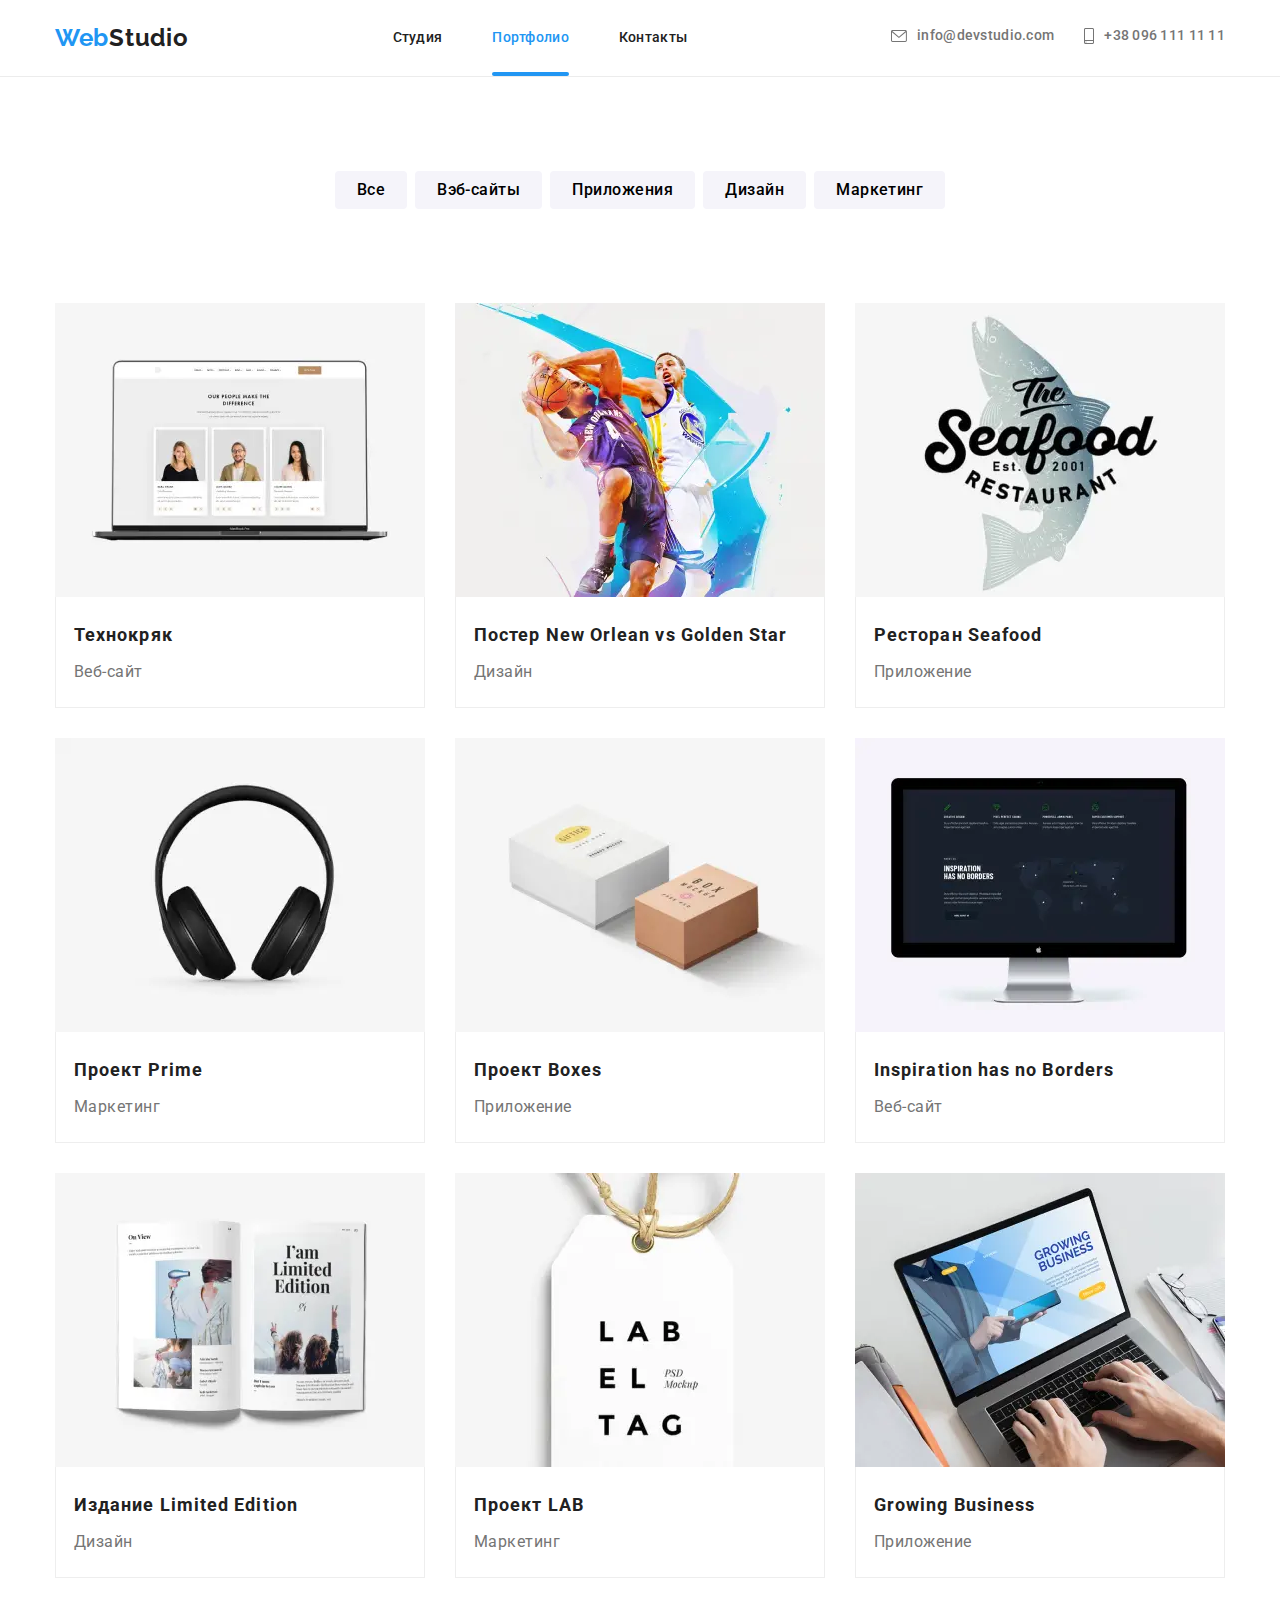
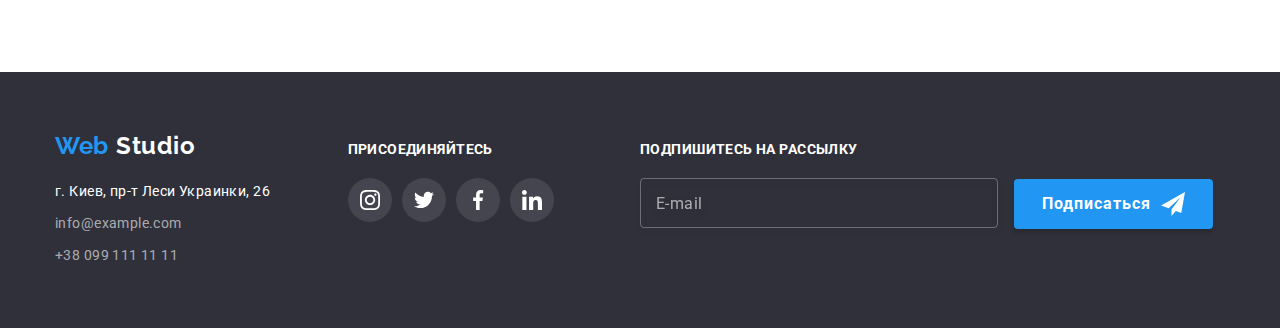
<file: portfolio.html>
<!DOCTYPE html>
<html lang="ru">
<head>
    <meta charset="UTF-8">
    <meta http-equiv="X-UA-Compatible" content="IE=edge">
    <meta name="viewport" content="width=device-width, initial-scale=1.0">
    <title>Portfolio</title>
    <link rel="preconnect" href="https://fonts.googleapis.com">
    <link rel="preconnect" href="https://fonts.gstatic.com" crossorigin>
    <link href="https://fonts.googleapis.com/css2?family=Raleway:wght@700&family=Roboto:wght@400;500;700;900&display=swap"
        rel="stylesheet">
    <link rel="stylesheet" href="https://cdnjs.cloudflare.com/ajax/libs/modern-normalize/1.0.0/modern-normalize.min.css">
    <link rel="stylesheet" href="./css/main.min.css">
</head>
<body>

    <!-- Header -->
        <header class="header">
            <div class="container header__container">
                <a href="./index.html" class="logo logo__header">
                    <span class="logo__prefix">Web</span>Studio
                </a>
                <nav class="navmenu">
                    <ul class="navmenu-list">
                        <li class="navmenu-list__item">
                            <a href="./index.html" class="navmenu-list__link">Студия</a>
                        </li>
        
                        <li class="navmenu-list__item">
                            <a href="./portfolio.html" class="navmenu-list__link navmenu-list__link-current">Портфолио</a>
                        </li>
        
                        <li class="navmenu-list__item">
                            <a href="" class="navmenu-list__link">Контакты</a>
                        </li>
                    </ul>
                </nav>
        
                <button class="burger-btn" type="button" data-menu-open>
                    <svg class="burger-btn__icon" width="40px" height="40px">
                        <use href="./img/icons.svg#header-menu"></use>
                    </svg>
                </button>
        
                <ul class="contacts-header-list">
                    <li class="contacts-header-list__item">
                        <a href="mailto:info@devstudio.com" class="contacts-header-link">
                            <svg class="contacts-header-icon__mail" width="16px" height="12px">
                                <use href="./img/icons.svg#mail"></use>
                            </svg>
                            info@devstudio.com
                        </a>
                    </li>
        
                    <li class="contacts-header-list__item">
                        <a href="tel:+380961111111" class="contacts-header-link">
                            <svg class="contacts-header-icon__phone" width="10px" height="16px">
                                <use href="./img/icons.svg#phone"></use>
                            </svg>
                            +38 096 111 11 11
                        </a>
                    </li>
                </ul>
            </div>
        
            <div class="mobile-menu" data-menu>
                <div class="container mobile-menu__container">
                    <button type="button" class="modal-window__close-button" data-menu-close>
                        <svg class="modal-window__close-button-icon" width="40px" height="40px">
                            <use href="./img/icons.svg#close"></use>
                        </svg>
                    </button>
                    <ul class="nav-list">
                        <li class="nav-list__item">
                            <a href="./index.html" class="nav-list__link">Студия</a>
                        </li>
                        <li class="nav-list__item">
                            <a href="./portfolio.html" class="nav-list__link nav-list__link-current">Портфолио</a>
                        </li>
                        <li class="nav-list__item">
                            <a href="" class="nav-list__link">Контакты</a>
                        </li>
                    </ul>
        
                    <ul class="mobile-menu-contacts">
                        <li class="mobile-menu-contacts__item">
                            <a href="tel:+380961111111" class="mobile-menu-contacts__link-tel">+38 096 111 11 11</a>
                        </li>
                        <li class="mobile-menu-contacts__item">
                            <a href="mailto:info@devstudio.com" class="mobile-menu-contacts__link-mail">info@devstudio.com</a>
                        </li>
                    </ul>
        
                    <ul class="mobile-menu-social-links">
                        <li class="mobile-menu-social-links__item">
                            <a href="" class="mobile-menu-social-links__link">Instagram</a>
                        </li>
                        <li class="mobile-menu-social-links__item">
                            <a href="" class="mobile-menu-social-links__link">Twitter</a>
                        </li>
                        <li class="mobile-menu-social-links__item">
                            <a href="" class="mobile-menu-social-links__link">Facebook</a>
                        </li>
                        <li class="mobile-menu-social-links__item">
                            <a href="" class="mobile-menu-social-links__link">LinkedIn</a>
                        </li>
                    </ul>
                </div>
            </div>
        </header>

    <!-- Main Section -->
    <main>
            <section class="section filter__section">
                    <div class="container">

                        <!-- Menu/Filter -->
                        <ul class="filter-list">
                            <li class="filter-list__item">
                                <button type="button" class="filter-button">Все</button>
                            </li>
                            <li class="filter-list__item">
                                <button type="button" class="filter-button">Вэб-сайты</button>
                            </li>
                            <li class="filter-list__item">
                                <button type="button" class="filter-button">Приложения</button>
                            </li>
                            <li class="filter-list__item">
                                <button type="button" class="filter-button">Дизайн</button>
                            </li>
                            <li class="filter-list__item">
                                <button type="button" class="filter-button">Маркетинг</button>
                            </li>
                        </ul>
                    </div>    
            </section>

        <section class="section features__section">
            <div class="container">
            <!-- Available Features -->
                <ul class="features-list">
                    <li class="features-list__card">
                        <a href="" class="features-list__card-link">
                            <div class="features__thumb">
                                <picture>
                                    <source srcset="./img/portfolio/features-desktop/image1.webp 1x, ./img/portfolio/features-desktop/image1@2x.webp 2x"
                                        media="(min-width: 1200px)" type="image/webp">

                                    <source srcset="./img/portfolio/features-desktop/image1.jpg 1x, ./img/portfolio/features-desktop/image1@2x.jpg 2x"
                                        media="(min-width: 1200px)">

                                    <source srcset="./img/portfolio/features-tablet/image1.webp 1x, ./img/portfolio/features-tablet/image1@2x.webp 2x"
                                        media="(min-width: 768px)" type="image/webp">

                                    <source srcset="./img/portfolio/features-tablet/image1.jpg 1x, ./img/portfolio/features-tablet/image1@2x.jpg 2x"
                                        media="(min-width: 768px)">

                                    <source srcset="./img/portfolio/features-mobile/image1.webp 1x, ./img/portfolio/features-mobile/image1@2x.webp 2x"
                                        media="(max-width: 767px)" type="image/webp">
                                    
                                    <source srcset="./img/portfolio/features-mobile/image1.jpg 1x, ./img/portfolio/features-mobile/image1@2x.jpg 2x"
                                        media="(max-width: 767px)">
                                    <img src="" alt="photo-main-page">
                                </picture>
                                <p class="overlay">Технокряк это современная площадка распространения коронавируса. Компании используют эту платформу для цифрового
                                    шпионажа и атак на защищённые сервера конкурентов.</p>
                            </div>
                            <div class="card-content">
                                <h3 class="card-content__type">Технокряк</h3>
                                <p class="card-content__description">Веб-сайт</p>
                            </div>
                        </a>
                    </li>

                    <li class="features-list__card">
                        <a href="" class="features-list__card-link">
                            <div class="features__thumb">
                                <picture>
                                    <source srcset="./img/portfolio/features-desktop/image2.webp 1x, ./img/portfolio/features-desktop/image2@2x.webp 2x"
                                        media="(min-width: 1200px)" type="image/webp">
                                
                                    <source srcset="./img/portfolio/features-desktop/image2.jpg 1x, ./img/portfolio/features-desktop/image2@2x.jpg 2x"
                                        media="(min-width: 1200px)">
                                
                                    <source srcset="./img/portfolio/features-tablet/image2.webp 1x, ./img/portfolio/features-tablet/image2@2x.webp 2x"
                                        media="(min-width: 768px)" type="image/webp">
                                
                                    <source srcset="./img/portfolio/features-tablet/image2.jpg 1x, ./img/portfolio/features-tablet/image2@2x.jpg 2x"
                                        media="(min-width: 768px)">
                                
                                    <source srcset="./img/portfolio/features-mobile/image2.webp 1x, ./img/portfolio/features-mobile/image2@2x.webp 2x"
                                        media="(max-width: 767px)" type="image/webp">
                                
                                    <source srcset="./img/portfolio/features-mobile/image2.jpg 1x, ./img/portfolio/features-mobile/image2@2x.jpg 2x"
                                        media="(max-width: 767px)">
                                    <img src="" alt="basketball-poster">
                                </picture>
                                <p class="overlay">Технокряк это современная площадка распространения коронавируса. Компании используют эту платформу
                                    для цифрового
                                    шпионажа и атак на защищённые сервера конкурентов.</p>
                            </div>      
                            <div class="card-content">
                                <h3 class="card-content__type">Постер <span lang="en">New Orlean vs Golden Star</span></h3>
                                <p class="card-content__description">Дизайн</p>
                            </div>
                        </a>
                    </li>

                    <li class="features-list__card">
                        <a href="" class="features-list__card-link">
                            <div class="features__thumb">
                                <picture>
                                    <source srcset="./img/portfolio/features-desktop/image3.webp 1x, ./img/portfolio/features-desktop/image3@2x.webp 2x"
                                        media="(min-width: 1200px)" type="image/webp">
                                
                                    <source srcset="./img/portfolio/features-desktop/image3.jpg 1x, ./img/portfolio/features-desktop/image3@2x.jpg 2x"
                                        media="(min-width: 1200px)">
                                
                                    <source srcset="./img/portfolio/features-tablet/image3.webp 1x, ./img/portfolio/features-tablet/image3@2x.webp 2x"
                                        media="(min-width: 768px)" type="image/webp">
                                
                                    <source srcset="./img/portfolio/features-tablet/image3.jpg 1x, ./img/portfolio/features-tablet/image3@2x.jpg 2x"
                                        media="(min-width: 768px)">
                                
                                    <source srcset="./img/portfolio/features-mobile/image3.webp 1x, ./img/portfolio/features-mobile/image3@2x.webp 2x"
                                        media="(max-width: 767px)" type="image/webp">
                                
                                    <source srcset="./img/portfolio/features-mobile/image3.jpg 1x, ./img/portfolio/features-mobile/image3@2x.jpg 2x"
                                        media="(max-width: 767px)">
                                    <img src="" alt="restaurant-logo">
                                </picture>
                                <p class="overlay">Технокряк это современная площадка распространения коронавируса. Компании используют эту платформу
                                    для цифрового
                                    шпионажа и атак на защищённые сервера конкурентов.</p>
                            </div>
                            <div class="card-content">
                                <h3 class="card-content__type">Ресторан <span lang="en">Seafood</span></h3>
                                <p class="card-content__description">Приложение</p>
                        </div>
                    </a>
                    </li>

                    <li class="features-list__card">
                        <a href="" class="features-list__card-link">
                            <div class="features__thumb">
                                <picture>
                                    <source srcset="./img/portfolio/features-desktop/image4.webp 1x, ./img/portfolio/features-desktop/image4@2x.webp 2x"
                                        media="(min-width: 1200px)" type="image/webp">
                                
                                    <source srcset="./img/portfolio/features-desktop/image4.jpg 1x, ./img/portfolio/features-desktop/image4@2x.jpg 2x"
                                        media="(min-width: 1200px)">
                                
                                    <source srcset="./img/portfolio/features-tablet/image4.webp 1x, ./img/portfolio/features-tablet/image4@2x.webp 2x"
                                        media="(min-width: 768px)" type="image/webp">
                                
                                    <source srcset="./img/portfolio/features-tablet/image4.jpg 1x, ./img/portfolio/features-tablet/image4@2x.jpg 2x"
                                        media="(min-width: 768px)">
                                
                                    <source srcset="./img/portfolio/features-mobile/image4.webp 1x, ./img/portfolio/features-mobile/image4@2x.webp 2x"
                                        media="(max-width: 767px)" type="image/webp">
                                
                                    <source srcset="./img/portfolio/features-mobile/image4.jpg 1x, ./img/portfolio/features-mobile/image4@2x.jpg 2x"
                                        media="(max-width: 767px)">
                                    <img src="" alt="headphones-sample">
                                </picture>
                                <p class="overlay">Технокряк это современная площадка распространения коронавируса. Компании используют эту платформу
                                    для цифрового
                                    шпионажа и атак на защищённые сервера конкурентов.</p>
                            </div>
                            <div class="card-content">
                                <h3 class="card-content__type">Проект <span lang="en">Prime</span></h3>
                                <p class="card-content__description">Маркетинг</p>
                            </div>
                        </a>
                    </li>

                    <li class="features-list__card">
                        <a href="" class="features-list__card-link">
                            <div class="features__thumb">
                                <picture>
                                    <source srcset="./img/portfolio/features-desktop/image5.webp 1x, ./img/portfolio/features-desktop/image5@2x.webp 2x"
                                        media="(min-width: 1200px)" type="image/webp">
                                
                                    <source srcset="./img/portfolio/features-desktop/image5.jpg 1x, ./img/portfolio/features-desktop/image5@2x.jpg 2x"
                                        media="(min-width: 1200px)">
                                
                                    <source srcset="./img/portfolio/features-tablet/image5.webp 1x, ./img/portfolio/features-tablet/image5@2x.webp 2x"
                                        media="(min-width: 768px)" type="image/webp">
                                
                                    <source srcset="./img/portfolio/features-tablet/image5.jpg 1x, ./img/portfolio/features-tablet/image5@2x.jpg 2x"
                                        media="(min-width: 768px)">
                                
                                    <source srcset="./img/portfolio/features-mobile/image5.webp 1x, ./img/portfolio/features-mobile/image5@2x.webp 2x"
                                        media="(max-width: 767px)" type="image/webp">
                                
                                    <source srcset="./img/portfolio/features-mobile/image5.jpg 1x, ./img/portfolio/features-mobile/image5@2x.jpg 2x"
                                        media="(max-width: 767px)">
                                    <img src="" alt="boxes-example">
                                </picture>
                                <p class="overlay">Технокряк это современная площадка распространения коронавируса. Компании используют эту платформу
                                    для цифрового
                                    шпионажа и атак на защищённые сервера конкурентов.</p>
                            </div>
                            <div class="card-content">
                                <h3 class="card-content__type">Проект <span lang="en">Boxes</span></h3>
                                <p class="card-content__description">Приложение</p>
                            </div>
                        </a>
                    </li>

                    <li class="features-list__card">
                        <a href="" class="features-list__card-link">
                            <div class="features__thumb">
                                <picture>
                                    <source srcset="./img/portfolio/features-desktop/image6.webp 1x, ./img/portfolio/features-desktop/image6@2x.webp 2x"
                                        media="(min-width: 1200px)" type="image/webp">
                                
                                    <source srcset="./img/portfolio/features-desktop/image6.jpg 1x, ./img/portfolio/features-desktop/image6@2x.jpg 2x"
                                        media="(min-width: 1200px)">
                                
                                    <source srcset="./img/portfolio/features-tablet/image6.webp 1x, ./img/portfolio/features-tablet/image6@2x.webp 2x"
                                        media="(min-width: 768px)" type="image/webp">
                                
                                    <source srcset="./img/portfolio/features-tablet/image6.jpg 1x, ./img/portfolio/features-tablet/image6@2x.jpg 2x"
                                        media="(min-width: 768px)">
                                
                                    <source srcset="./img/portfolio/features-mobile/image6.webp 1x, ./img/portfolio/features-mobile/image6@2x.webp 2x"
                                        media="(max-width: 767px)" type="image/webp">
                                
                                    <source srcset="./img/portfolio/features-mobile/image6.jpg 1x, ./img/portfolio/features-mobile/image6@2x.jpg 2x"
                                        media="(max-width: 767px)">
                                    <img src="" alt="monitor-sample">
                                </picture>
                                <p class="overlay">Технокряк это современная площадка распространения коронавируса. Компании используют эту платформу
                                    для цифрового
                                    шпионажа и атак на защищённые сервера конкурентов.</p>
                            </div>
                            <div class="card-content">
                                <h3 class="card-content__type" lang="en">Inspiration has no Borders</h3>
                                <p class="card-content__description">Веб-сайт</p>
                            </div>
                        </a>
                    </li>

                    <li class="features-list__card">
                        <a href="" class="features-list__card-link">
                            <div class="features__thumb">
                                <picture>
                                    <source srcset="./img/portfolio/features-desktop/image7.webp 1x, ./img/portfolio/features-desktop/image7@2x.webp 2x"
                                        media="(min-width: 1200px)" type="image/webp">
                                
                                    <source srcset="./img/portfolio/features-desktop/image7.jpg 1x, ./img/portfolio/features-desktop/image7@2x.jpg 2x"
                                        media="(min-width: 1200px)">
                                
                                    <source srcset="./img/portfolio/features-tablet/image7.webp 1x, ./img/portfolio/features-tablet/image7@2x.webp 2x"
                                        media="(min-width: 768px)" type="image/webp">
                                
                                    <source srcset="./img/portfolio/features-tablet/image7.jpg 1x, ./img/portfolio/features-tablet/image7@2x.jpg 2x"
                                        media="(min-width: 768px)">
                                
                                    <source srcset="./img/portfolio/features-mobile/image7.webp 1x, ./img/portfolio/features-mobile/image7@2x.webp 2x"
                                        media="(max-width: 767px)" type="image/webp">
                                
                                    <source srcset="./img/portfolio/features-mobile/image7.jpg 1x, ./img/portfolio/features-mobile/image7@2x.jpg 2x"
                                        media="(max-width: 767px)">
                                    <img src="" alt="book-example">
                                </picture>
                                <p class="overlay">Технокряк это современная площадка распространения коронавируса. Компании используют эту платформу
                                    для цифрового
                                    шпионажа и атак на защищённые сервера конкурентов.</p>
                            </div>
                            <div class="card-content">
                                <h3 class="card-content__type">Издание <span lang="en">Limited Edition</span></h3>
                                <p class="card-content__description">Дизайн</p>
                            </div>
                        </a>
                    </li>

                    <li class="features-list__card">
                        <a href="" class="features-list__card-link">
                            <div class="features__thumb">
                                <picture>
                                    <source srcset="./img/portfolio/features-desktop/image8.webp 1x, ./img/portfolio/features-desktop/image8@2x.webp 2x"
                                        media="(min-width: 1200px)" type="image/webp">
                                
                                    <source srcset="./img/portfolio/features-desktop/image8.jpg 1x, ./img/portfolio/features-desktop/image8@2x.jpg 2x"
                                        media="(min-width: 1200px)">
                                
                                    <source srcset="./img/portfolio/features-tablet/image8.webp 1x, ./img/portfolio/features-tablet/image8@2x.webp 2x"
                                        media="(min-width: 768px)" type="image/webp">
                                
                                    <source srcset="./img/portfolio/features-tablet/image8.jpg 1x, ./img/portfolio/features-tablet/image8@2x.jpg 2x"
                                        media="(min-width: 768px)">
                                
                                    <source srcset="./img/portfolio/features-mobile/image8.webp 1x, ./img/portfolio/features-mobile/image8@2x.webp 2x"
                                        media="(max-width: 767px)" type="image/webp">
                                
                                    <source srcset="./img/portfolio/features-mobile/image8.jpg 1x, ./img/portfolio/features-mobile/image8@2x.jpg 2x"
                                        media="(max-width: 767px)">
                                    <img src="" alt="lable-sample">
                                </picture>
                                <p class="overlay">Технокряк это современная площадка распространения коронавируса. Компании используют эту платформу
                                    для цифрового
                                    шпионажа и атак на защищённые сервера конкурентов.</p>
                            </div>
                            <div class="card-content">
                                <h3 class="card-content__type">Проект<span lang="en"> LAB</span></h3>
                                <p class="card-content__description">Маркетинг</p>
                            </div>
                        </a>
                    </li>

                    <li class="features-list__card">
                        <a href="" class="features-list__card-link">
                            <div class="features__thumb">
                                <picture>
                                    <source srcset="./img/portfolio/features-desktop/image9.webp 1x, ./img/portfolio/features-desktop/image9@2x.webp 2x"
                                        media="(min-width: 1200px)" type="image/webp">
                                
                                    <source srcset="./img/portfolio/features-desktop/image9.jpg 1x, ./img/portfolio/features-desktop/image9@2x.jpg 2x"
                                        media="(min-width: 1200px)">
                                
                                    <source srcset="./img/portfolio/features-tablet/image9.webp 1x, ./img/portfolio/features-tablet/image9@2x.webp 2x"
                                        media="(min-width: 768px)" type="image/webp">
                                
                                    <source srcset="./img/portfolio/features-tablet/image9.jpg 1x, ./img/portfolio/features-tablet/image9@2x.jpg 2x"
                                        media="(min-width: 768px)">
                                
                                    <source srcset="./img/portfolio/features-mobile/image9.webp 1x, ./img/portfolio/features-mobile/image9@2x.webp 2x"
                                        media="(max-width: 767px)" type="image/webp">
                                
                                    <source srcset="./img/portfolio/features-mobile/image9.jpg 1x, ./img/portfolio/features-mobile/image9@2x.jpg 2x"
                                        media="(max-width: 767px)">
                                    <img src="" alt="working-process">
                                </picture>
                                <p class="overlay">Технокряк это современная площадка распространения коронавируса. Компании используют эту платформу
                                    для цифрового
                                    шпионажа и атак на защищённые сервера конкурентов.</p>
                            </div>
                            <div class="card-content">
                                <h3 class="card-content__type" lang="en">Growing Business</h3>
                                <p class="card-content__description">Приложение</p>
                            </div>
                        </a>
                    </li>
                </ul>
            </div>
        </section>
    </main>

        <!-- Footer -->
    <footer class="footer">
        <div class="container footer__container">
            <div class="footer-info">
                <a href="./index.html" class="logo logo__footer">
                    <span class="logo__prefix">Web</span>
                    <span class="logo__suffix">Studio</span>
                </a>
                <address class="address">
                    <p class="location">г. Киев, пр-т Леси Украинки, 26</p>
                    <a href="mailto:info@example.com" class="contacts-link-footer">info@example.com</a>
                    <a href="tel:+380991111111" class="contacts-link-footer">+38 099 111 11 11</a>
                </address>
            </div>
    
            <div class="footer-links">
                <p class="footer-links__title">Присоединяйтесь</p>
                <ul class="social-links-list-footer">
                    <li class="social-links-list-footer__item">
                        <a href="" class="social-links-list-footer__link">
                            <svg class="icon-instagram" width="20px" height="20px">
                                <use href="./img/icons.svg#instagram"></use>
                            </svg>
                        </a>
                    </li>
    
                    <li class="social-links-list-footer__item">
                        <a href="" class="social-links-list-footer__link">
                            <svg class="icon-twitter" width="20px" height="20px">
                                <use href="./img/icons.svg#twitter"></use>
                            </svg>
                        </a>
                    </li>
    
                    <li class="social-links-list-footer__item">
                        <a href="" class="social-links-list-footer__link">
                            <svg class="icon-facebook" width="20px" height="20px">
                                <use href="./img/icons.svg#facebook"></use>
                            </svg>
                        </a>
                    </li>
    
                    <li class="social-links-list-footer__item">
                        <a href="" class="social-links-list-footer__link">
                            <svg class="icon-linkedin" width="20px" height="20px">
                                <use href="./img/icons.svg#linkedin"></use>
                            </svg>
                        </a>
                    </li>
                </ul>
            </div>
    
            <div class="footer-subscribe">
                <form>
                    <label class="footer-subscribe__title" for="mail">подпишитесь на рассылку</label>
                    <input type="text" name="mail" class="footer-subscribe__field" id="mail" placeholder="E-mail" />
                    <button class="button footer__button" type="submit">
                        Подписаться
                        <svg class="icon-send" width="24px" height="24px">
                            <use href="./img/icons.svg#send"></use>
                        </svg>
                    </button>
                </form>
            </div>
        </div>
    </footer>

    <script src="./js/menu.js"></script>
</body>
</html>
</file>
<file: css/main.min.css>
:root{--primary-color: #212121;--link-logo-color: #2196f3;--description-color: #757575;--prime-white-color: #ffffff;--footer-color: #2f303a;--team-dscrp-color: #f5f4fa;--header-border-color: #ececec;--icon-color: #afb1b8}.visually-hidden{position:absolute !important;clip:rect(1px 1px 1px 1px);clip:rect(1px, 1px, 1px, 1px);padding:0 !important;border:0 !important;height:1px !important;width:1px !important;overflow:hidden}body{font-family:"Roboto", sans-serif;background:var(--prime-white-color);color:var(--primary-color)}h1,h2,h3,h4,h5,h6,p{margin:0}ul,ol{margin-top:0;margin-bottom:0;list-style:none;padding:0}a{text-decoration:none;color:var(--primary-color)}img{display:block;max-width:100%}.container{padding-left:15px;padding-right:15px;margin-left:auto;margin-right:auto}@media screen and (min-width: 480px){.container{width:480px}}@media screen and (min-width: 768px){.container{width:768px}}@media screen and (min-width: 1200px){.container{width:1200px}}.section{padding-top:60px;padding-bottom:60px}@media screen and (min-width: 1200px){.section{padding-top:94px;padding-bottom:94px}}.title__section{margin-left:auto;margin-right:auto;padding-top:118px;padding-bottom:118px;text-align:center;background-position:center}@media screen and (max-width: 767px){.title__section{max-width:480px;background-color:#c4c4c4;background-image:linear-gradient(rgba(47,48,58,0.4), rgba(47,48,58,0.4)),url(../img/bg/bg-mobile.jpg);background-size:cover}}@media screen and (min-device-pixel-ratio: 2) and (max-width: 767px), screen and (min-resolution: 192dpi) and (max-width: 767px), screen and (min-resolution: 2dppx) and (max-width: 767px){.title__section{max-width:480px;background-color:#c4c4c4;background-image:linear-gradient(rgba(47,48,58,0.4), rgba(47,48,58,0.4)),url(../img/bg/bg-mobile@2x.jpg);background-size:cover}}@media screen and (min-width: 768px) and (max-width: 1199px){.title__section{max-width:768px;background-color:#c4c4c4;background-image:linear-gradient(rgba(47,48,58,0.4), rgba(47,48,58,0.4)),url(../img/bg/bg-tablet.jpg);background-size:cover}}@media screen and (min-device-pixel-ratio: 2) and (max-width: 1199px), screen and (min-resolution: 192dpi) and (max-width: 1199px), screen and (min-resolution: 2dppx) and (max-width: 1199px){.title__section{max-width:768px;background-color:#c4c4c4;background-image:linear-gradient(rgba(47,48,58,0.4), rgba(47,48,58,0.4)),url(../img/bg/bg-tablet@2x.jpg);background-size:cover}}@media screen and (min-width: 1200px){.title__section{max-width:1600px;background-color:#c4c4c4;background-image:linear-gradient(rgba(47,48,58,0.4), rgba(47,48,58,0.4)),url(../img/bg/bg-desktop.jpg);background-size:cover;padding-top:200px;padding-bottom:200px}}@media screen and (min-device-pixel-ratio: 2) and (min-width: 1200px), screen and (min-resolution: 192dpi) and (min-width: 1200px), screen and (min-resolution: 2dppx) and (min-width: 1200px){.title__section{max-width:1600px;background-color:#c4c4c4;background-image:linear-gradient(rgba(47,48,58,0.4), rgba(47,48,58,0.4)),url(../img/bg/bg-desktop@2x.jpg);background-size:cover}}@media screen and (max-width: 767px){.mobile-menu__container{padding:48px 25px}.mobile-menu{position:fixed;z-index:100;top:0;bottom:0;left:0;right:0;background-color:var(--prime-white-color);overflow-y:scroll;transition:opacity 250ms cubic-bezier(0.4, 0, 0.2, 1),visibility 250ms cubic-bezier(0.4, 0, 0.2, 1);opacity:0;visibility:hidden;pointer-events:none}.mobile-menu.is-open{opacity:1;visibility:visible;pointer-events:auto}.mobile-menu__close-button{position:fixed;top:10px;right:15px;border:none;background-color:transparent;width:40px;height:40px}.mobile-menu__close-button:hover{color:var(--link-logo-color)}.mobile-menu__close-button-icon{fill:currentColor}.burger-btn{position:absolute;background-color:transparent;border:none;padding:0;line-height:0;top:10px;right:15px}.burger-btn:hover,.burger-btn:focus{color:var(--link-logo-color)}.burger-btn__icon{fill:currentColor;width:40px;height:40px}.nav-list{display:flex;flex-direction:column}.nav-list__item{font-weight:500;font-size:40px;line-height:1.18;letter-spacing:0.02em}.nav-list__item:not(:last-child){margin-bottom:32px}.nav-list__link-current{color:var(--link-logo-color)}.mobile-menu-contacts{margin-top:302px;margin-bottom:64px}.mobile-menu-contacts__item:first-child{margin-bottom:32px}.mobile-menu-contacts__link-tel{font-weight:500;font-size:34px;line-height:1.18;letter-spacing:0.02em;color:var(--link-logo-color)}.mobile-menu-contacts__link-mail{font-weight:500;font-size:24px;line-height:28px;letter-spacing:0.02em;color:var(--description-color)}.mobile-menu-social-links{display:flex;flex-wrap:wrap;margin:0 -10px}.mobile-menu-social-links__item{font-weight:500;font-size:18px;line-height:1.22;letter-spacing:0.02em}.mobile-menu-social-links__item:not(:last-child){border-right:1px solid rgba(33,33,33,0.2)}.mobile-menu-social-links__link{padding:0 10px;color:var(--link-logo-color)}}.logo{display:block;font-family:Raleway, sans-serif;font-weight:700;font-size:24px;line-height:1.17;letter-spacing:0.03em}.logo__prefix{color:var(--link-logo-color)}.logo__suffix{color:var(--prime-white-color)}@media screen and (max-width: 767px){.logo__footer{display:flex;justify-content:center;margin-bottom:20px}}@media screen and (min-width: 768px){.logo__footer{margin-bottom:20px}}@media screen and (min-width: 1200px){.logo__footer{display:block}}.button{font-weight:700;font-size:16px;line-height:1.88;letter-spacing:0.06em;border-radius:4px;border-style:none;cursor:pointer;background-color:var(--link-logo-color);color:var(--prime-white-color);transition:background-color 250ms cubic-bezier(0.4, 0, 0.2, 1)}.button:hover,.button:focus{background-color:#188ce8}.backdrop{position:fixed;top:0;left:0;width:100%;height:100%;z-index:1;overflow-y:scroll;background-color:rgba(0,0,0,0.2);transition:opacity 250ms cubic-bezier(0.4, 0, 0.2, 1),visibility 250ms cubic-bezier(0.4, 0, 0.2, 1)}.is-hidden{opacity:0;visibility:hidden;pointer-events:none}.backdrop.is-hidden .modal-window{transform:translate(-50%, -50%) scale(0.5)}.subtitle{font-size:28px;line-height:1.18;text-align:center;letter-spacing:0.03em;margin-bottom:30px}@media screen and (min-width: 1200px){.subtitle{margin-bottom:50px}}.footer__button{display:inline-flex;padding:10px 28px;align-items:center;margin-left:auto;margin-right:auto;box-shadow:0px 4px 4px rgba(0,0,0,0.15)}.icon-send{fill:var(--prime-white-color);margin-left:10px;width:24px;height:24px}@media screen and (max-width: 767px){.footer__button{display:block}}@media screen and (min-width: 768px) and (max-width: 1199px){.footer__button{display:block}}@media screen and (min-width: 1200px){.footer__button{margin-left:12px}}.modal-form__button{box-shadow:0px 4px 4px rgba(0,0,0,0.15);padding:10px 55px;align-self:center}.title__button{text-align:center;padding:10px 32px}.footer-subscribe__title{display:block;font-weight:700;font-size:14px;line-height:1.14;letter-spacing:0.03em;text-transform:uppercase;text-align:center;color:var(--prime-white-color);margin-bottom:20px}.footer-subscribe__field{padding:15px;width:100%;margin-bottom:20px;color:var(--prime-white-color);border:1px solid rgba(255,255,255,0.3);box-sizing:border-box;filter:drop-shadow(0px 4px 4px rgba(0,0,0,0.15));border-radius:4px;background-color:transparent;transition:border-color 250ms cubic-bezier(0.4, 0, 0.2, 1)}.footer-subscribe__field:focus{border-color:var(--link-logo-color);outline:none}.footer-subscribe__field::placeholder{font-weight:400;font-size:16px;line-height:1.25;display:flex;align-items:center;letter-spacing:0.03em;color:rgba(255,255,255,0.6)}@media screen and (min-width: 1200px){.footer-subscribe__field{width:358px;height:50px;margin-bottom:0}.footer-subscribe__title{text-align:left}}.modal-form{display:flex;flex-direction:column}.modal-form__sign{font-weight:700;font-size:20px;line-height:1.5;text-align:center;letter-spacing:0.03em;color:var(--primary-color);margin-bottom:12px}.modal-form__input{width:100%;height:40px;border:1px solid rgba(33,33,33,0.2);border-radius:4px;cursor:pointer;padding:12px 42px;transition:border-color 250ms cubic-bezier(0.4, 0, 0.2, 1)}.modal-form__input:focus{border-color:var(--link-logo-color);outline:none}.modal-form__label{display:inline-flex;margin-bottom:4px;margin-top:10px;color:var(--description-color);font-weight:400;font-size:12px;line-height:1.17;letter-spacing:0.01em}.modal-form__input-icon{position:absolute;left:12px;top:50%;transform:translateY(-50%);width:18px;height:18px;fill:var(--primary-color);transition:fill 250ms cubic-bezier(0.4, 0, 0.2, 1)}.modal-form__input:focus+.modal-form__input-icon{fill:var(--link-logo-color)}.modal-form__input-wrapper{position:relative}.modal-form__checkbox-wrapper{position:relative}.modal-form__comment-box{resize:none;padding:12px 16px;width:100%;height:120px;border:1px solid rgba(33,33,33,0.2);border-radius:4px;margin-top:4px;cursor:pointer;margin-bottom:20px;transition:border 250ms cubic-bezier(0.4, 0, 0.2, 1)}.modal-form__comment-box:focus{outline:none;border:1px solid var(--link-logo-color)}.modal-form__comment-box::placeholder{font-weight:400;font-size:14px;line-height:1.14;letter-spacing:0.01em;color:rgba(117,117,117,0.5)}.modal-form__policy-label{display:flex;justify-content:center;align-items:center;font-weight:400;font-size:12px;line-height:1.17;letter-spacing:0.03em;color:var(--description-color);margin-bottom:30px}.modal-form__policy-label::before{display:block;content:"";width:16px;height:15px;border:2px solid var(--primary-color);cursor:pointer;margin-right:10px;border-radius:2px}.modal-form__checkbox:checked+.modal-form__policy-label::before{background:var(--link-logo-color) url(../img/icons/check.svg) no-repeat center;border:var(--link-logo-color)}.modal-form__policy-link{color:var(--link-logo-color);text-decoration:underline}.modal-window{position:absolute;top:50%;left:50%;transform:translate(-50%, -50%) scale(1);width:95vw;height:96vh;overflow:scroll;background-color:#ffffff;box-shadow:0px 1px 3px rgba(0,0,0,0.12),0px 1px 1px rgba(0,0,0,0.14),0px 2px 1px rgba(0,0,0,0.2);border-radius:4px;padding:40px;transition:transform 250ms cubic-bezier(0.4, 0, 0.2, 1)}.modal-window__close-button{position:absolute;top:7px;right:8px;width:30px;height:30px;padding:0;line-height:0;display:flex;justify-content:center;align-items:center;background-color:transparent;border:1px solid rgba(0,0,0,0.1);border-radius:50%;cursor:pointer}.modal-window__close-button:hover{color:var(--link-logo-color)}.modal-window__close-button-icon{fill:currentColor}.social-links-list-footer{display:flex;justify-content:center}.social-links-list-footer__item:not(:last-child){margin-right:10px}.social-links-list-footer__link{display:flex;align-items:center;justify-content:center;width:44px;height:44px;fill:var(--prime-white-color);background-color:rgba(255,255,255,0.1);border-radius:50%;transition:background-color 250ms cubic-bezier(0.4, 0, 0.2, 1)}.social-links-list-footer__link:hover,.social-links-list-footer__link:focus{background-color:var(--link-logo-color)}@media screen and (min-width: 1200px){.social-links-list-footer{justify-content:flex-start}}.social-links__list{display:flex;justify-content:center}.social-links__list-item:not(:last-child){margin-right:10px}.social-links__link{width:44px;height:44px;display:flex;justify-content:center;align-items:center;fill:var(--icon-color);border-radius:50%;transition:background-color 250ms cubic-bezier(0.4, 0, 0.2, 1)}.social-links__link:hover,.social-links__link:focus{background-color:var(--link-logo-color);fill:var(--prime-white-color)}.advantages__title{font-weight:700;font-size:14px;line-height:1.14;letter-spacing:0.03em;text-transform:uppercase;margin-bottom:10px;margin-top:30px}.advantages__title-info{color:var(--description-color);font-size:14px;line-height:1.71;letter-spacing:0.03em}.advantages__icon{display:flex;justify-content:center;padding-top:25px;padding-bottom:25px;background-color:var(--team-dscrp-color);border-radius:4px}@media screen and (max-width: 767px){.advantages-list__item{max-width:450px;margin-left:auto;margin-right:auto}.advantages-list__item:not(:last-child){margin-bottom:30px}.advantages__title{text-align:center}}@media screen and (min-width: 768px){.advantages-list{display:flex;flex-wrap:wrap;margin-left:-30px;margin-bottom:-30px}.advantages-list__item{flex-basis:calc(100% / 2 - 30px);margin-left:30px;margin-bottom:30px}}@media screen and (min-width: 1200px){.advantages-list__item{flex-basis:calc(100% / 4 - 30px)}}.features__section{padding-top:0}.card-content{padding:20px 18px;border:1px solid #eeeeee;border-top:none}.card-content__type{font-weight:700;font-size:18px;line-height:2;letter-spacing:0.06em}.card-content__description{color:var(--description-color);font-size:16px;line-height:1.88;letter-spacing:0.03em;margin-top:4px}.overlay{position:absolute;top:0;left:0;width:100%;height:101%;overflow:auto;padding:60px 24px;background-color:rgba(33,150,243,0.9);color:var(--prime-white-color);font-weight:400;font-size:18px;line-height:1.55;letter-spacing:0.03em;transform:translateY(100%);transition:transform 250ms cubic-bezier(0.4, 0, 0.2, 1)}.features__thumb{position:relative;overflow:hidden}.features-list__card-link{display:block}.features-list__card-link:hover .overlay,.features-list__card-link:focus .overlay{transform:translateY(0%)}@media screen and (max-width: 767px){.features-list__card-link{display:block}.features-list__card:not(:last-child){margin-bottom:30px}}@media screen and (min-width: 768px){.features-list{display:flex;flex-wrap:wrap;margin-left:-30px;margin-top:-30px}.features-list__card{flex-basis:calc(100% / 2 - 30px);margin-left:30px;margin-top:30px;transition:box-shadow 250ms cubic-bezier(0.4, 0, 0.2, 1)}.features-list__card:hover,.features-list__card:focus{box-shadow:0px 1px 1px rgba(0,0,0,0.12),0px 4px 4px rgba(0,0,0,0.06),1px 4px 6px rgba(0,0,0,0.16)}}@media screen and (min-width: 1200px){.features-list__card{flex-basis:calc(100% / 3 - 30px)}}.filter-list{display:flex}.filter-button{background-color:var(--team-dscrp-color);font-weight:500;font-size:16px;line-height:1.62;letter-spacing:0.03em;border-style:none;border-radius:4px;padding:6px 22px;transition:background-color 250ms cubic-bezier(0.4, 0, 0.2, 1),color 250ms cubic-bezier(0.4, 0, 0.2, 1),cursor 250ms cubic-bezier(0.4, 0, 0.2, 1),box-shadow 250ms cubic-bezier(0.4, 0, 0.2, 1)}.filter-button:hover,.filter-button:focus{background-color:var(--link-logo-color);color:var(--prime-white-color);cursor:pointer;box-shadow:0px 3px 1px rgba(0,0,0,0.1),0px 1px 2px rgba(0,0,0,0.08),0px 2px 2px rgba(0,0,0,0.12)}@media screen and (max-width: 767px){.filter-list{flex-wrap:wrap}.filter-list__item:not(:last-child){margin-right:8px;margin-bottom:15px}}@media screen and (min-width: 768px){.filter-list{justify-content:center}.filter-list__item:not(:last-child){margin-right:8px}}.footer{background-color:var(--footer-color)}.footer__container{padding-top:60px;padding-bottom:60px}.location{color:var(--prime-white-color);font-size:14px;line-height:1.71;letter-spacing:0.03em;font-style:normal}.contacts-link-footer{display:block;font-style:normal;font-size:14px;line-height:1.71;letter-spacing:0.03em;color:rgba(255,255,255,0.6);transition:color 250ms cubic-bezier(0.4, 0, 0.2, 1)}.contacts-link-footer:hover,.contacts-link-footer:focus{color:var(--link-logo-color)}.footer-links__title{color:var(--prime-white-color);font-weight:700;font-size:14px;line-height:1.14;letter-spacing:0.03em;text-transform:uppercase}@media screen and (max-width: 767px){.location{text-align:center}.footer-links{margin-top:60px;margin-bottom:60px}.footer-links__title{text-align:center;margin-bottom:20px}.contacts-link-footer{margin-top:9px;text-align:center}}@media screen and (min-width: 768px){.footer__container{display:flex;flex-wrap:wrap;align-items:baseline;justify-content:space-around}.footer-info{width:30%;display:flex;flex-wrap:wrap;justify-content:center}.footer-links{width:30%}.footer-links__title{text-align:center;margin-bottom:20px}.footer-subscribe{width:450px;margin-left:auto;margin-right:auto;margin-top:60px}.address{display:flex;flex-wrap:wrap;justify-content:center}.contacts-link-footer{margin-top:8px}}@media screen and (min-width: 1200px){.footer-info{display:block;width:25%}.address{display:block}.footer-links{display:block;width:25%}.footer-links__title{text-align:left}.footer-subscribe{width:50%;margin-top:0}.footer-subscribe__form{display:flex}}.customers-list{display:flex;flex-wrap:wrap;margin-top:-30px;margin-left:-30px}.customers-list__link{display:flex;height:92px;justify-content:center;align-items:center;padding-top:16px;padding-bottom:16px;border:1px solid var(--icon-color);box-sizing:border-box;border-radius:4px;color:var(--icon-color);transition:border 250ms cubic-bezier(0.4, 0, 0.2, 1),color 250ms cubic-bezier(0.4, 0, 0.2, 1)}.customers-list__link:hover,.customers-list__link:focus{border:1px solid var(--link-logo-color);color:var(--link-logo-color)}.icon__customer{fill:currentColor}.customers-list__item{margin-top:30px;margin-left:30px}@media screen and (max-width: 767px){.customers-list__item{flex-basis:calc(100% / 2 - 30px)}}@media screen and (min-width: 768px){.customers-list__item{flex-basis:calc(100% / 3 - 30px)}}@media screen and (min-width: 1200px){.customers-list__item{flex-basis:calc(100% / 6 - 30px)}}.our-team__section{background-color:var(--team-dscrp-color)}.our-team__card-content{padding-top:30px;padding-bottom:24px}.our-team__card-name{font-weight:500;font-size:16px;line-height:1.19;letter-spacing:0.03em;text-align:center}.our-team__card-position{color:var(--description-color);font-size:16px;line-height:1.19;letter-spacing:0.03em;text-align:center;margin-top:10px;margin-bottom:16px}.our-team__card{margin-left:30px;margin-top:30px;background-color:var(--prime-white-color);box-shadow:0px 1px 3px rgba(0,0,0,0.12),0px 1px 1px rgba(0,0,0,0.14),0px 2px 1px rgba(0,0,0,0.2);border-radius:0px 0px 4px 4px}@media screen and (max-width: 767px){.our-team__card{max-width:450px}.our-team__card:not(:last-child){margin-bottom:30px}}@media screen and (min-width: 768px){.our-team-list{display:flex;flex-wrap:wrap;margin-left:-30px;margin-top:-30px}.our-team__card{flex-basis:calc(100% / 2 - 30px)}}@media screen and (min-width: 1200px){.our-team__card{flex-basis:calc(100% / 4 - 30px)}}.header__container{display:flex;justify-content:space-between;align-items:center}.header{border-bottom:1px solid var(--header-border-color)}@media screen and (max-width: 767px){.header__container{position:relative;padding-top:16px;padding-bottom:16px}.navmenu,.navmenu-list{display:none}.contacts-header-list{display:none}}@media screen and (min-width: 768px) and (max-width: 1199px){.header__container{position:relative;padding-top:21px;padding-bottom:21px}.mobile-menu{display:none}.burger-btn{display:none}.navmenu,.navmenu-list{display:flex}.navmenu-list__item:not(:last-child){margin-right:50px}.navmenu-list__link{position:relative;display:block;font-weight:500;font-size:14px;line-height:1.14;letter-spacing:0.02em;transition:color 250ms cubic-bezier(0.4, 0, 0.2, 1)}.navmenu-list__link:hover,.navmenu-list__link:focus{color:var(--link-logo-color)}.navmenu-list__link::after{position:absolute;top:44px;left:0;content:"";width:100%;height:4px;background-color:transparent;border-radius:2px;transition:background-color 250ms cubic-bezier(0.4, 0, 0.2, 1)}.navmenu-list__link-current{color:var(--link-logo-color)}.navmenu-list__link-current::after{background-color:var(--link-logo-color);color:var(--link-logo-color)}.contacts-header-link{display:inline-flex;align-items:center;color:var(--description-color);font-weight:500;font-size:12px;line-height:1.17;letter-spacing:0.02em;font-style:normal;transition:color 250ms cubic-bezier(0.4, 0, 0.2, 1)}.contacts-header-link:hover,.contacts-header-link:focus{color:var(--link-logo-color)}.contacts-header-icon__mail{width:14px;height:10px;margin-right:8px;fill:currentColor}.contacts-header-icon__phone{width:10px;height:14px;margin-right:8px;fill:currentColor}.contacts-header-list__item{display:block;height:14px}.contacts-header-list__item:not(:last-child){margin-bottom:10px}}@media screen and (min-width: 1200px){.mobile-menu{display:none}.burger-btn{display:none}.header__container{padding-top:24px;padding-bottom:24px}.navmenu-list{display:flex}.navmenu-list__link{position:relative;display:block;font-weight:500;font-size:14px;line-height:1.14;letter-spacing:0.02em;transition:color 250ms cubic-bezier(0.4, 0, 0.2, 1)}.navmenu-list__link:hover,.navmenu-list__link:focus{color:var(--link-logo-color)}.navmenu-list__link::after{position:absolute;top:42px;left:0;content:"";width:100%;height:4px;background-color:transparent;border-radius:2px;transition:background-color 250ms cubic-bezier(0.4, 0, 0.2, 1)}.navmenu-list__link-current{color:var(--link-logo-color)}.navmenu-list__link-current::after{background-color:var(--link-logo-color);color:var(--link-logo-color)}.navmenu-list__item:not(:last-child){margin-right:50px}.contacts-header-list{display:flex}.contacts-header-list__item:not(:last-child){margin-right:30px}.contacts-header-link{display:inline-flex;align-items:center;color:var(--description-color);font-weight:500;font-size:14px;line-height:1.14;letter-spacing:0.02em;font-style:normal;transition:color 250ms cubic-bezier(0.4, 0, 0.2, 1)}.contacts-header-link:hover,.contacts-header-link:focus{color:var(--link-logo-color)}.contacts-header-icon__mail{width:16px;height:12px;margin-right:10px;fill:currentColor}.contacts-header-icon__phone{width:10px;height:16px;margin-right:10px;fill:currentColor}}.title__container{max-width:390px;margin-left:auto;margin-right:auto}.title__sign{margin-bottom:32px;color:var(--prime-white-color);font-weight:900;font-size:26px;line-height:1.62;text-align:center;letter-spacing:0.06em;text-transform:uppercase}@media screen and (min-width: 1200px){.title__container{max-width:696px}.title__sign{font-weight:900;font-size:44px;line-height:1.36}}@media screen and (max-width: 767px){.what-we-do__section{display:none}}@media screen and (min-width: 768px) and (max-width: 1199px){.what-we-do__section{display:none}}@media screen and (min-width: 1200px){.what-we-do__section{padding-top:0}.team-activity-list{display:flex;margin-left:-30px;margin-top:-30px}.team-activity-list__item{flex-basis:calc(100% / 3 - 30px);margin-left:30px;margin-top:30px}.team-activity__thumb{position:relative}.team-activity__thumb-description{position:absolute;bottom:0%;color:var(--prime-white-color);font-weight:700;font-size:14px;line-height:1.14;text-align:center;letter-spacing:0.03em;text-transform:uppercase;background-color:rgba(47,48,58,0.8);width:100%;padding:27px}}
/*# sourceMappingURL=main.min.css.map */
</file>
